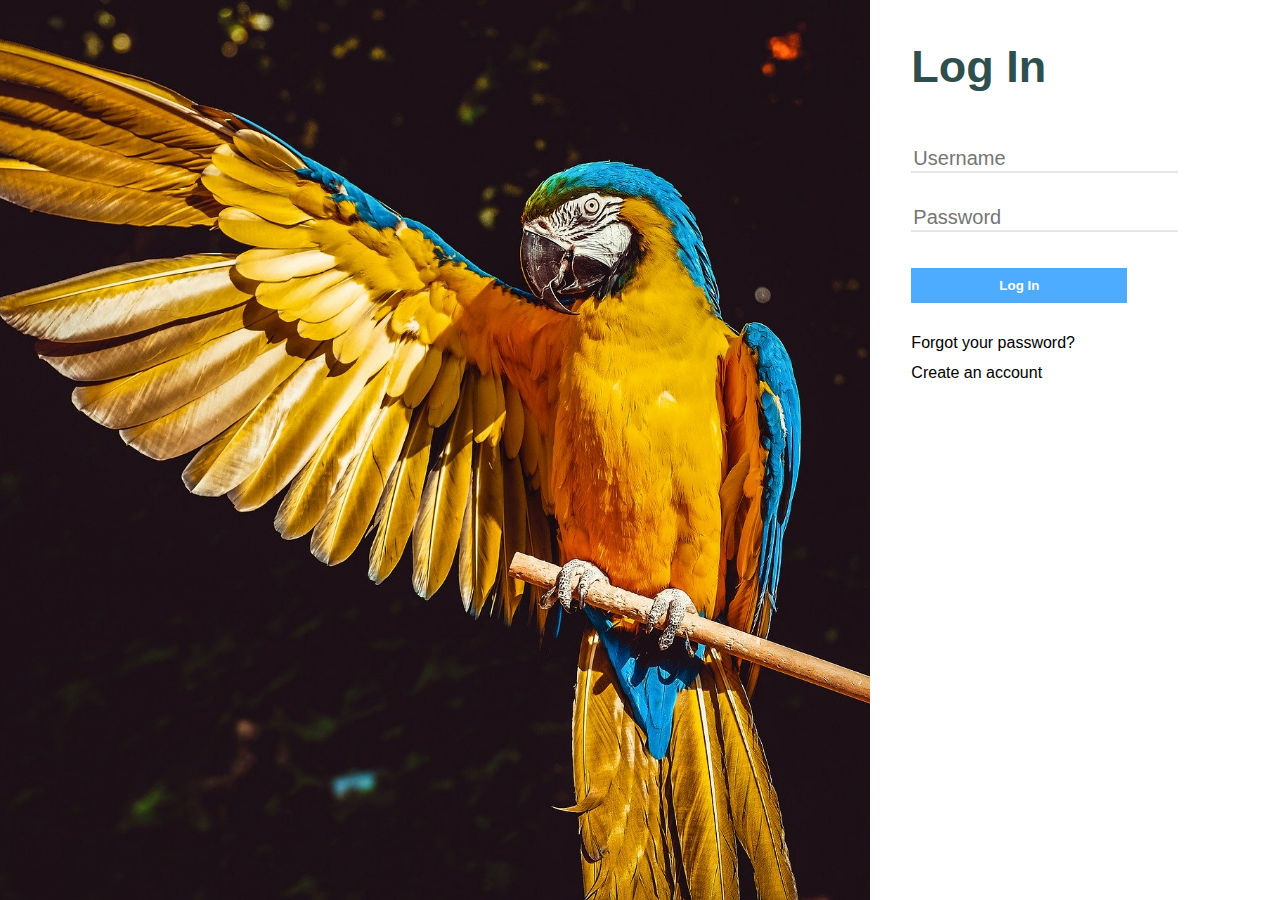
<file: index.html>
<!DOCTYPE html>
<html lang="en">

<head>
    <meta charset="UTF-8">
    <meta name="viewport" content="width=device-width, initial-scale=1.0">
    <link rel="stylesheet" href="YJ.css">
    <title>Log In</title>
</head>

<body>
    <div class="full-page">
        <div class="img-container"></div>
        <div class="container">
            <div class="signin">
                <h1>Log In</h1>
                <form action="" method="POST">
                
                    <!--<label class = "user" for="username">Username:</label><br>-->
                    <input type="text" placeholder="Username" required><br>

                    <!--<label class = "password" for="password">Password:</label><br>-->
                    <input type="password" placeholder="Password" required><br>

                    <button class="submit" type="submit" name="submitbtn">Log In</button><br>

                </form><br><br><br>
                <a class = "underline" href="#">Forgot your password?</a><br>
                <a class = "underline" href="#">Create an account</a><br>
            </div>
        </div>
    </div>



</body>

</html>
</file>
<file: YJ.css>
body{
    height: 100vh;
    margin: 0;
    /*font-family: "Segoe UI", Tahoma, Geneva, Verdana, sans-serif;*/
    font-family: "Segoe UI" , "Segoe" , "SegoeUI-Regular-final", Tahoma, Helvetica, Arial, sans-serif;
}
.full-page{
    height: 100vh;
}
div{
    display: block;
}
.img-container{
    background-image: url("bird.jpg");
    height: 100vh;
    background-position: center;
    background-repeat: no-repeat;
    background-size: cover;
    width: 68%;
    position: absolute;
}
.container{
    background-color: rgb(221, 236, 255);
    background-color: transparent;
    text-align: left;
    height: 100vh;
    width: 32%;
    float: right;
    position: relative;
}
.signin{
    margin-top: 10%;
}
form{
    margin-top: 10%
}
h1{
    font-size: 45px;
    margin-left: 10%;
    color: darkslategray;

}
label{
    font-size: 20px;
    font-weight: bold;
    color: darkslategray;
    margin-left: 10%;
}

input{
    background-color: transparent;
    margin: 10px 0 20px 10%;
    border: none;
    border-bottom: 2px solid rgb(230, 230, 230);
    padding: 3px 0 1px 2px;
    transition-duration: 0.3s;
    outline: none;
    font-size: 20px;
}

input:active, input:focus{
    opacity: 1;
    transition-duration: 0.5s;
    border-bottom: 2px solid #003b6f;
}
button {
    font-family:'Segoe UI', Tahoma, Geneva, Verdana, sans-serif;
    border-radius: 0px;
    font-weight: bold;
    background-color: #4dacff;
    color: white;
    padding: 8px 21%;
    margin: 4% 38% 0 10%;
    border: 2px solid #4dacff;
    cursor: pointer;
    transition-duration: 0.1s;
    float: left;
    white-space: nowrap;
  }
button:hover{
    background-color: white;
    color: darkslategray;
    border: 2px solid #4dacff;
}

a{
    padding-top: 10px;
    text-decoration: none;
    margin-left: 10%;
    color: black;
}
.underline{
    position:relative;
    text-decoration:none;
    display:inline-block;
}
.underline:after {
    display:block;
    content: '';
    border-bottom: 2px solid #003b6f;  
    transform: scaleX(0);  
    transition: transform 250ms ease-in-out;
    transform-origin:100% 50%
}
.underline:hover:after { 
    transform: scaleX(1);
    transform-origin:0 50%;
}
</file>
